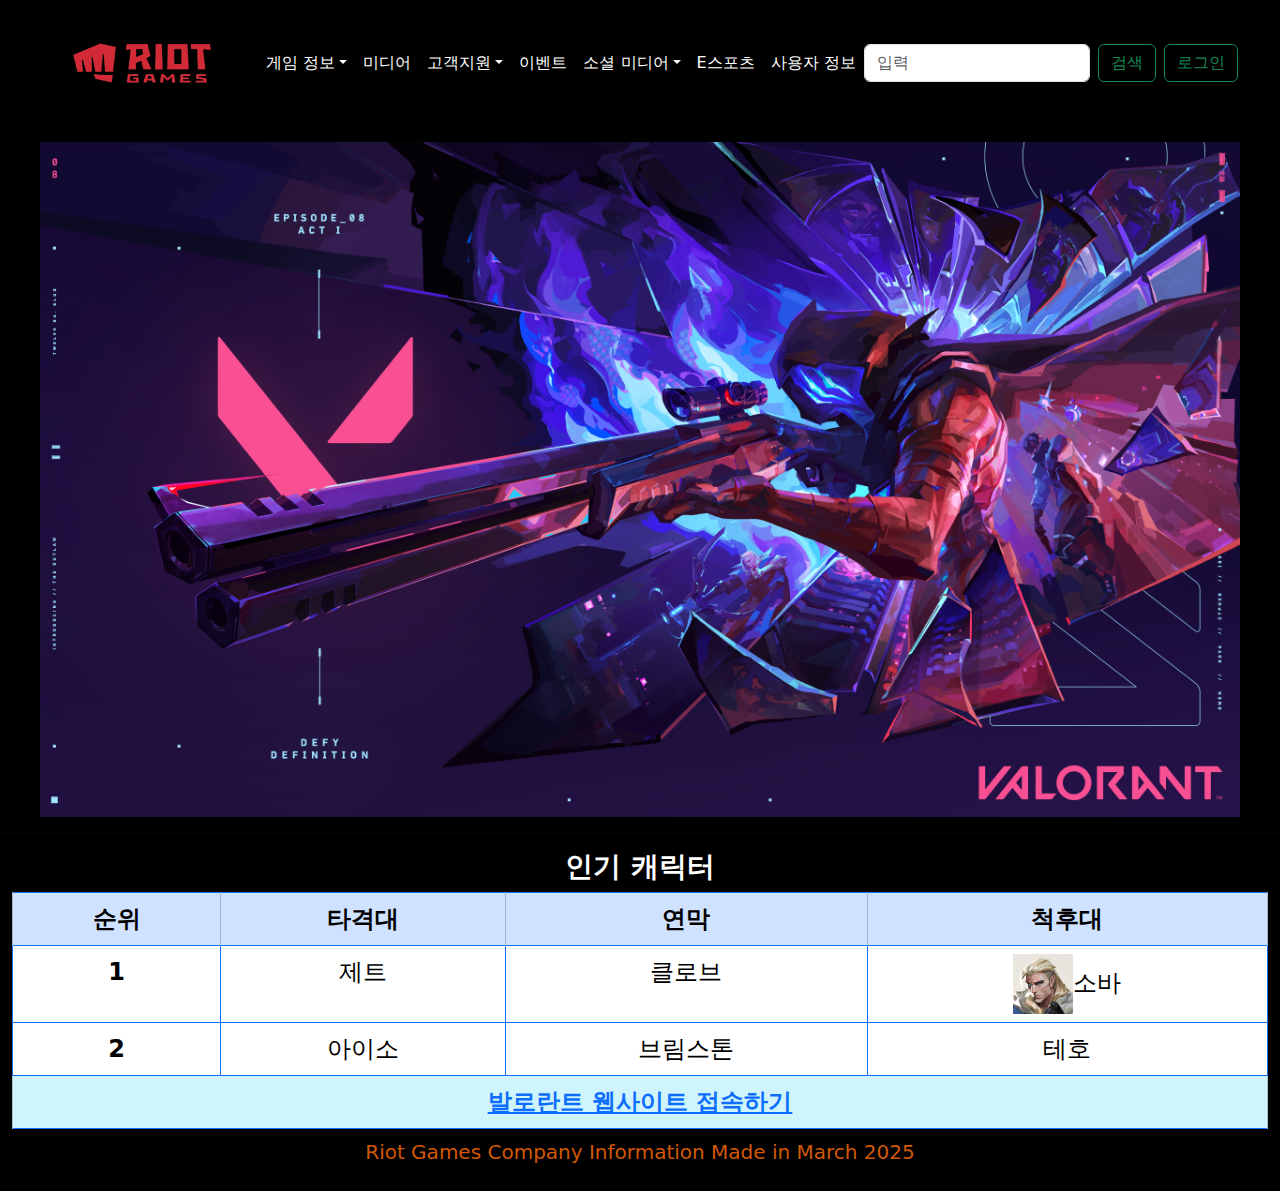
<file: index.html>
<!DOCTYPE html>
<html lang="ko">

<head>
  <meta charset="UTF-8">
  <meta name="viewport" content="width=device-width, initial-scale=1">
  <title>VALORANT GAMES</title>

  <link href="https://cdn.jsdelivr.net/npm/bootstrap@5.3.3/dist/css/bootstrap.min.css" rel="stylesheet" integrity="sha384-QWTKZyjpPEjISv5WaRU9OFeRpok6YctnYmDr5pNlyT2bRjXh0JMhjY6hW+ALEwIH" crossorigin="anonymous">
  <script defer src="https://cdn.jsdelivr.net/npm/@popperjs/core@2.11.8/dist/umd/popper.min.js" integrity="sha384-I7E8VVD/ismYTF4hNIPjVp/Zjvgyol6VFvRkX/vR+Vc4jQkC+hVqc2pM8ODewa9r" crossorigin="anonymous"></script>
  <script defer src="https://cdn.jsdelivr.net/npm/bootstrap@5.3.5/dist/js/bootstrap.min.js" integrity="sha384-VQqxDN0EQCkWoxt/0vsQvZswzTHUVOImccYmSyhJTp7kGtPed0Qcx8rK9h9YEgx+" crossorigin="anonymous"></script>

  <script type="text/javascript" src="js/basic_text.js"></script>
  <script type="text/javascript" defer src="js/search.js"></script>
  <script type="text/javascript" src="js/data_type.js"></script>
  <script type="text/javascript" defer src="js/pop_up.js"></script>

  <style>
    .dropdown:hover .dropdown-menu {
      display: block;
    }
  </style>
  
</head>

<body style="background-color: #000;" onload="pop_up();">
  <div class="container-fluid d-flex justify-content-center">
    <nav class="navbar navbar-expand-lg" style="background-color: black;">
      <div class="container-fluid">
        <a class="navbar-brand" href="https://www.riotgames.com/ko">
          <img src="../image/LOGO_RIOT.png" onmouseover="over(this)" onmouseout="out(this)" width="200" height="100" alt="Logo">
        </a>
        <button class="navbar-toggler" type="button" data-bs-toggle="collapse" data-bs-target="#navbarSupportedContent">
          <span class="navbar-toggler-icon"></span>
        </button>

        <div class="collapse navbar-collapse" id="navbarSupportedContent">
          <ul class="navbar-nav me-auto mb-2 mb-lg-0">
            <li class="nav-item dropdown">
              <a class="nav-link dropdown-toggle text-white" href="#" role="button" data-bs-toggle="dropdown">게임 정보</a>
              <ul class="dropdown-menu">
                <li><a class="dropdown-item" href="https://playvalorant.com/ko-kr/agents/">요원</a></li>
                <li><hr class="dropdown-divider"></li>
                <li><a class="dropdown-item" href="https://playvalorant.com/ko-kr/maps/">맵</a></li>
                <li><hr class="dropdown-divider"></li>
                <li><a class="dropdown-item" href="https://playvalorant.com/ko-kr/arsenal/">무기고</a></li>
                <li><hr class="dropdown-divider"></li>
                <li><a class="dropdown-item" href="https://playvalorant.com/ko-kr/news/game-updates/everything-you-need-to-know-about-premier/">프리미어</a></li>
              </ul>
              
            </li>
            <li class="nav-item"><a class="nav-link text-white" href="https://playvalorant.com/ko-kr/media/">미디어</a></li>
            <li class="nav-item dropdown">
              <a class="nav-link dropdown-toggle text-white" href="#" role="button" data-bs-toggle="dropdown">고객지원</a>
              <ul class="dropdown-menu">
                <li><a class="dropdown-item" href="https://playvalorant.com/ko-kr/specs/">사양</a></li>
                <li><hr class="dropdown-divider"></li>
                <li><a class="dropdown-item" href="https://support-valorant.riotgames.com/hc/ko">고객지원</a></li>
                <li><hr class="dropdown-divider"></li>
                <li><a class="dropdown-item" href="https://playvalorant.com/ko-kr/news/announcements/valorant-community-code/">커뮤니티 행동 수칙</a></li>
              </ul>              
            </li>
            <li class="nav-item"><a class="nav-link text-white" href="https://playvalorant.com/ko-kr/news/announcements/2506-pcb-event/" target='_blank'>이벤트</a></li>
            <li class="nav-item dropdown">
              <a class="nav-link dropdown-toggle text-white" href="#" role="button" data-bs-toggle="dropdown">소셜 미디어</a>
              <ul class="dropdown-menu">
                <li><a class="dropdown-item" href="https://www.youtube.com/channel/UC9M8GGVwPqc9ubNruArCNPg" target='_blank'>YOUTUBE</a></li>
                <li><hr class="dropdown-divider"></li>
                <li><a class="dropdown-item" href="https://www.instagram.com/valorantkr/" target='_blank'>INSTARGRAM</a></li>
                <li><hr class="dropdown-divider"></li>
                <li><a class="dropdown-item" href="https://discord.com/invite/jfxEnKVyec" target='_blank'>DISCORD</a></li>
                <li><hr class="dropdown-divider"></li>
                <li><a class="dropdown-item" href="https://x.com/valorant" target='_blank'>X</a></li>
              </ul>
            <li class="nav-item"><a class="nav-link text-white" href="https://valorantesports.com/ko-KR/" target='_blank'>E스포츠</a></li>
            <li class="nav-item"><a class="nav-link text-white" href="#">사용자 정보</a></li>
          </ul>

          <form class="d-flex align-items-center" role="search" onsubmit="return googleSearch();">
            <input class="form-control me-2" id="search_input" name="q" type="search" placeholder="입력" aria-label="Search">
            <button class="btn btn-outline-success text-nowrap" id="search_btn_msg" type="submit">검색</button>
          </form>
        </div>
        <form action="login/log_in.html" method="get" class="ms-2">
          <button type="submit" class="btn btn-outline-success">로그인</button>
        </form>
      </div>
    </nav>
  </div>

  <div class="d-flex justify-content-center mt-3">
    <a href="https://playvalorant.com/ko-kr/" target="_blank">
      <img src="../image/MAIN_VAL.png" class="img-fluid" width="1200" height="768">
    </a>
  </div>

  <hr>

  <div class="container-fluid d-flex justify-content-center">
    <h3 class="text-white fw-bold fs-3">인기 캐릭터</h3>
  </div>

  <div class="container-fluid d-flex justify-content-center">
    <table class="table table-bordered border-primary table-hover text-white text-center fs-4">
      <caption class="text-center fs-5" style="color: rgb(209, 88, 6);">
        Riot Games Company Information Made in March 2025
      </caption>
      <thead>
        <tr>
          <th class="table-primary" scope="col">순위</th>
          <th class="table-primary" scope="col">타격대</th>
          <th class="table-primary" scope="col">연막</th>
          <th class="table-primary" scope="col">척후대</th>
        </tr>
      </thead>
      <tbody>
        <tr>
          <th scope="row">1</th>
          <td>제트</td>
          <td>클로브</td>
          <td><img src="../image/FACE_SOVA_VAL.jpg" width="60" height="60">소바</td>
        </tr>
        <tr>
          <th scope="row">2</th>
          <td>아이소</td>
          <td>브림스톤</td>
          <td>테호</td>
        </tr>
        <tr>
          <td colspan="4" class="table-info text-center">
            <b><a href="https://playvalorant.com/ko-kr/" target="_blank">발로란트 웹사이트 접속하기</a></b>
          </td>
        </tr>
      </tbody>
    </table>
  </div>
</body>
</html>
</file>
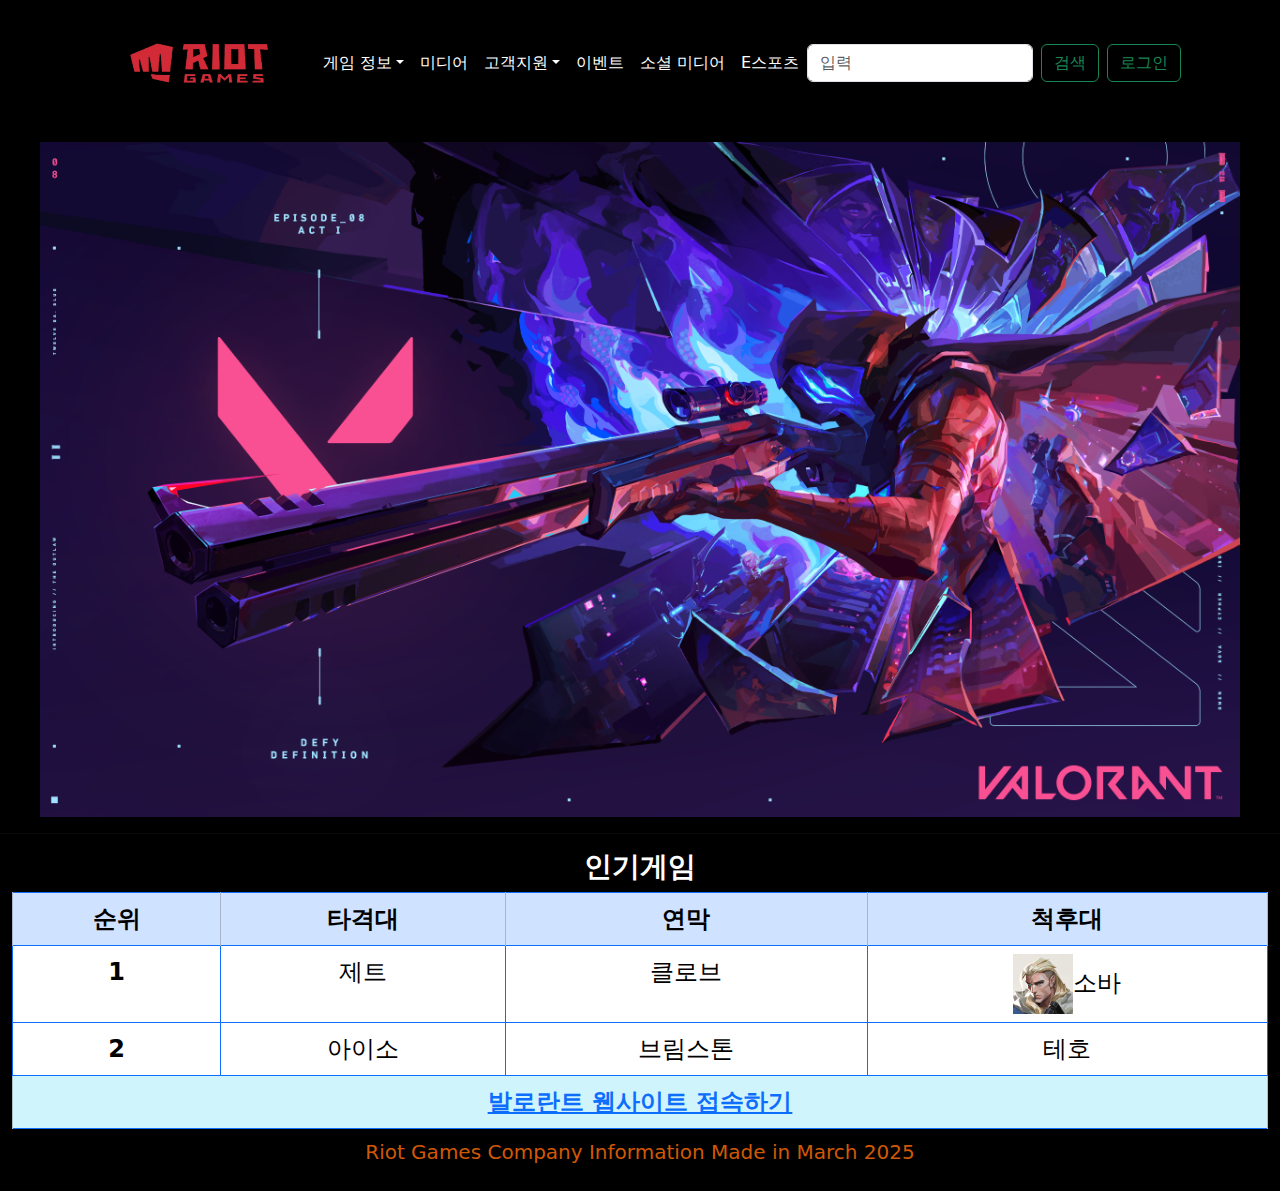
<file: index_valorant.html>
<!DOCTYPE html>
<html lang="ko">

<head>
  <meta charset="UTF-8">
  <meta name="viewport" content="width=device-width, initial-scale=1">
  <title>VALORANT GAMES</title>

  <link href="https://cdn.jsdelivr.net/npm/bootstrap@5.3.3/dist/css/bootstrap.min.css" rel="stylesheet" integrity="sha384-QWTKZyjpPEjISv5WaRU9OFeRpok6YctnYmDr5pNlyT2bRjXh0JMhjY6hW+ALEwIH" crossorigin="anonymous">
  <script defer src="https://cdn.jsdelivr.net/npm/@popperjs/core@2.11.8/dist/umd/popper.min.js" integrity="sha384-I7E8VVD/ismYTF4hNIPjVp/Zjvgyol6VFvRkX/vR+Vc4jQkC+hVqc2pM8ODewa9r" crossorigin="anonymous"></script>
  <script defer src="https://cdn.jsdelivr.net/npm/bootstrap@5.3.5/dist/js/bootstrap.min.js" integrity="sha384-VQqxDN0EQCkWoxt/0vsQvZswzTHUVOImccYmSyhJTp7kGtPed0Qcx8rK9h9YEgx+" crossorigin="anonymous"></script>

  <script type="text/javascript" src="js_1/basic_text.js"></script>
  <script type="text/javascript" defer src="js_1/search.js"></script>
  <script type="text/javascript" src="js_1/data_type.js"></script>
  <script type="text/javascript" defer src="js_1/pop_up.js"></script>

  <style>
    .dropdown:hover .dropdown-menu {
      display: block;
    }
  </style>
  
</head>

<body style="background-color: #000;" onload="pop_up();">
  <div class="container-fluid d-flex justify-content-center">
    <nav class="navbar navbar-expand-lg" style="background-color: black;">
      <div class="container-fluid">
        <a class="navbar-brand" href="https://www.riotgames.com/ko">
          <img src="image/LOGO_RIOT.png" onmouseover="over(this)" onmouseout="out(this)" width="200" height="100" alt="Logo">
        </a>
        <button class="navbar-toggler" type="button" data-bs-toggle="collapse" data-bs-target="#navbarSupportedContent">
          <span class="navbar-toggler-icon"></span>
        </button>

        <div class="collapse navbar-collapse" id="navbarSupportedContent">
          <ul class="navbar-nav me-auto mb-2 mb-lg-0">
            <li class="nav-item dropdown">
              <a class="nav-link dropdown-toggle text-white" href="#" role="button" data-bs-toggle="dropdown">게임 정보</a>
              <ul class="dropdown-menu">
                <li><a class="dropdown-item" href="https://playvalorant.com/ko-kr/agents/">요원</a></li>
                <li><hr class="dropdown-divider"></li>
                <li><a class="dropdown-item" href="https://playvalorant.com/ko-kr/maps/">맵</a></li>
                <li><hr class="dropdown-divider"></li>
                <li><a class="dropdown-item" href="https://playvalorant.com/ko-kr/arsenal/">무기고</a></li>
                <li><hr class="dropdown-divider"></li>
                <li><a class="dropdown-item" href="https://playvalorant.com/ko-kr/news/game-updates/everything-you-need-to-know-about-premier/">프리미어</a></li>
              </ul>
              
            </li>
            <li class="nav-item"><a class="nav-link text-white" href="#">미디어</a></li>
            <li class="nav-item dropdown">
              <a class="nav-link dropdown-toggle text-white" href="#" role="button" data-bs-toggle="dropdown">고객지원</a>
              <ul class="dropdown-menu">
                <li><a class="dropdown-item" href="https://playvalorant.com/ko-kr/specs/">사양</a></li>
                <li><hr class="dropdown-divider"></li>
                <li><a class="dropdown-item" href="https://support-valorant.riotgames.com/hc/ko">고객지원</a></li>
                <li><hr class="dropdown-divider"></li>
                <li><a class="dropdown-item" href="https://playvalorant.com/ko-kr/news/announcements/valorant-community-code/">커뮤니티 행동 수칙</a></li>
              </ul>              
            </li>
            <li class="nav-item"><a class="nav-link text-white" href="#">이벤트</a></li>
            <li class="nav-item"><a class="nav-link text-white" href="#">소셜 미디어</a></li>
            <li class="nav-item"><a class="nav-link text-white" href="#">E스포츠</a></li>
          </ul>

          <form class="d-flex align-items-center" role="search" onsubmit="return googleSearch();">
            <input class="form-control me-2" id="search_input" name="q" type="search" placeholder="입력" aria-label="Search">
            <button class="btn btn-outline-success text-nowrap" id="search_btn_msg" type="submit">검색</button>
          </form>
        </div>
        <form action="login_1/log_in.html" method="get" class="ms-2">
          <button type="submit" class="btn btn-outline-success">로그인</button>
        </form>
      </div>
    </nav>
  </div>

  <div class="d-flex justify-content-center mt-3">
    <a href="https://playvalorant.com/ko-kr/" target="_blank">
      <img src="image/MAIN_VAL.png" class="img-fluid" width="1200" height="768">
    </a>
  </div>

  <hr>

  <div class="container-fluid d-flex justify-content-center">
    <h3 class="text-white fw-bold fs-3">인기게임</h3>
  </div>

  <div class="container-fluid d-flex justify-content-center">
    <table class="table table-bordered border-primary table-hover text-white text-center fs-4">
      <caption class="text-center fs-5" style="color: rgb(209, 88, 6);">
        Riot Games Company Information Made in March 2025
      </caption>
      <thead>
        <tr>
          <th class="table-primary" scope="col">순위</th>
          <th class="table-primary" scope="col">타격대</th>
          <th class="table-primary" scope="col">연막</th>
          <th class="table-primary" scope="col">척후대</th>
        </tr>
      </thead>
      <tbody>
        <tr>
          <th scope="row">1</th>
          <td>제트</td>
          <td>클로브</td>
          <td><img src="image/FACE_SOVA_VAL.jpg" width="60" height="60">소바</td>
        </tr>
        <tr>
          <th scope="row">2</th>
          <td>아이소</td>
          <td>브림스톤</td>
          <td>테호</td>
        </tr>
        <tr>
          <td colspan="4" class="table-info text-center">
            <b><a href="https://playvalorant.com/ko-kr/" target="_blank">발로란트 웹사이트 접속하기</a></b>
          </td>
        </tr>
      </tbody>
    </table>
  </div>
</body>
</html>
</file>
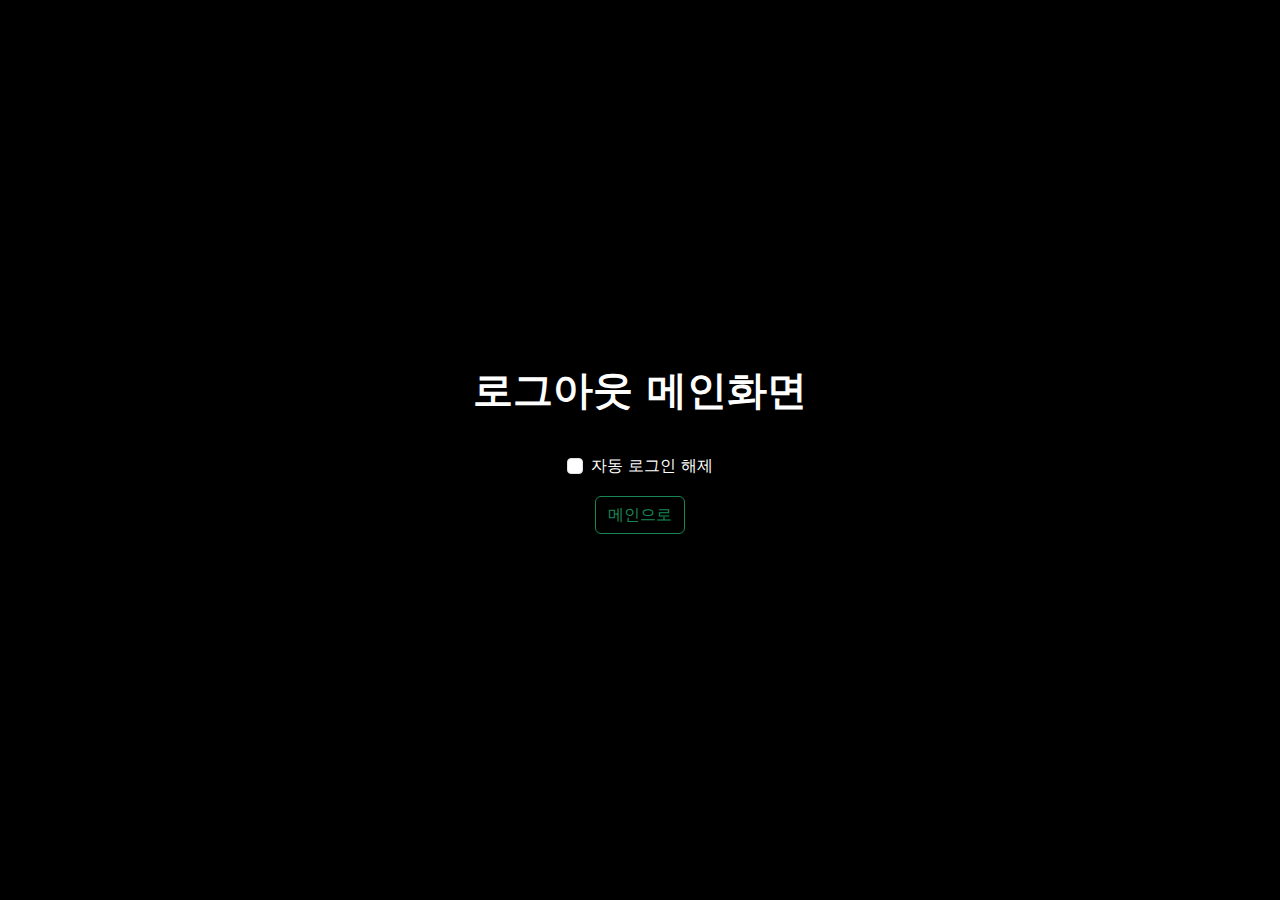
<file: login/index_logout.html>
<!DOCTYPE html>
<html lang="ko">
<head>
  <meta charset="UTF-8" />
  <meta name="viewport" content="width=device-width, initial-scale=1" />
  <title>로그아웃</title>
  <link href="https://cdn.jsdelivr.net/npm/bootstrap@5.3.3/dist/css/bootstrap.min.css" rel="stylesheet" integrity="sha384-QWTKZyjpPEjISv5WaRU9OFeRpok6YctnYmDr5pNlyT2bRjXh0JMhjY6hW+ALEwIH" crossorigin="anonymous">
  <script type="text/javascript" src="../js/session.js" defer></script>
  <script type="text/javascript" src="../js/log_in.js" defer></script>
</head>

<body style="background-color: #000;" class="text-white">
  <div class="d-flex flex-column justify-content-center align-items-center vh-100">
    <h1 class="fw-bold mb-3">로그아웃 메인화면</h1>

    <!-- 체크박스 -->
    <div class="form-check mt-4">
      <input class="form-check-input" type="checkbox" id="autoLogoutCheck">
      <label class="form-check-label" for="autoLogoutCheck">
        자동 로그인 해제
      </label>
    </div>

    <!-- 메인으로 버튼 -->
    <button onclick="logout()" class="btn btn-outline-success mt-3">메인으로</button>
  </div>
</body>
</html>
</file>
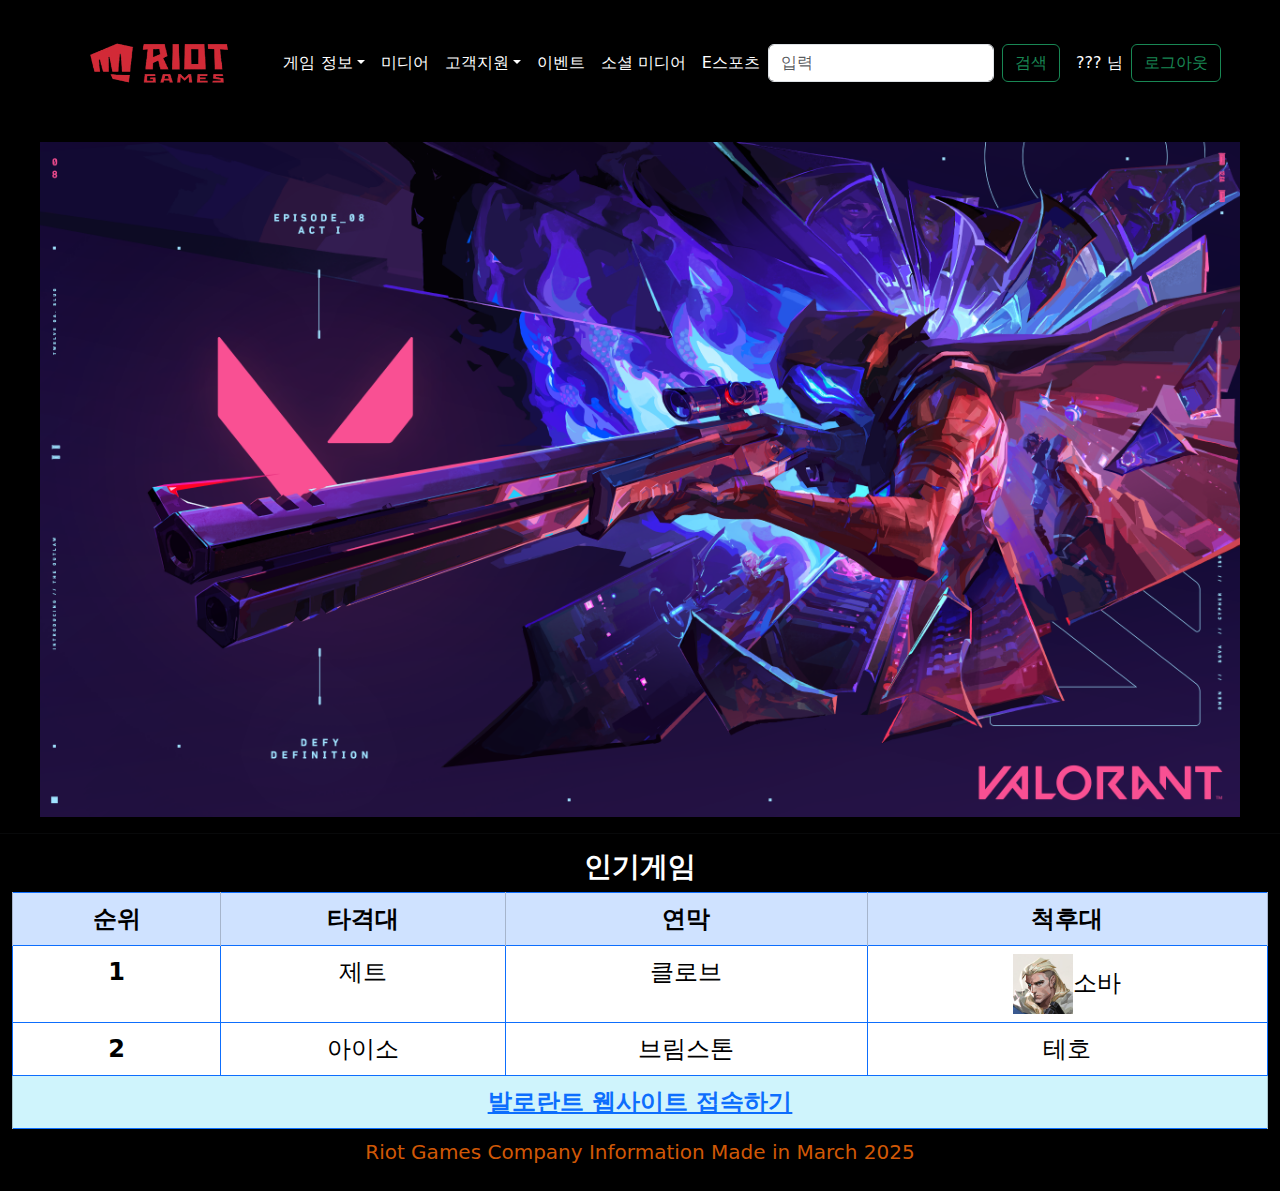
<file: login_1/index_login.html>
<!DOCTYPE html>
<html lang="ko">

<head>
  <meta charset="UTF-8">
  <meta name="viewport" content="width=device-width, initial-scale=1">
  <title>VALORANT GAMES</title>

  <link href="https://cdn.jsdelivr.net/npm/bootstrap@5.3.3/dist/css/bootstrap.min.css" rel="stylesheet" integrity="sha384-QWTKZyjpPEjISv5WaRU9OFeRpok6YctnYmDr5pNlyT2bRjXh0JMhjY6hW+ALEwIH" crossorigin="anonymous">
  <script defer src="https://cdn.jsdelivr.net/npm/@popperjs/core@2.11.8/dist/umd/popper.min.js" integrity="sha384-I7E8VVD/ismYTF4hNIPjVp/Zjvgyol6VFvRkX/vR+Vc4jQkC+hVqc2pM8ODewa9r" crossorigin="anonymous"></script>
  <script defer src="https://cdn.jsdelivr.net/npm/bootstrap@5.3.5/dist/js/bootstrap.min.js" integrity="sha384-VQqxDN0EQCkWoxt/0vsQvZswzTHUVOImccYmSyhJTp7kGtPed0Qcx8rK9h9YEgx+" crossorigin="anonymous"></script>

  <script type="text/javascript" src="../js_1/search.js" defer></script>
  <script type="text/javascript" defer src="../js_1/pop_up.js"></script>

  <style>
    .dropdown:hover .dropdown-menu {
      display: block;
    }
  </style>
</head>

<body style="background-color: #000;" onload="pop_up();">
  <div class="container-fluid d-flex justify-content-center">
    <nav class="navbar navbar-expand-lg" style="background-color: black;">
      <div class="container-fluid">
        <a class="navbar-brand" href="https://www.riotgames.com/ko">
          <img src="../image/LOGO_RIOT.png" width="200" height="100" alt="Logo">
        </a>
        <button class="navbar-toggler" type="button" data-bs-toggle="collapse" data-bs-target="#navbarSupportedContent">
          <span class="navbar-toggler-icon"></span>
        </button>

        <div class="collapse navbar-collapse" id="navbarSupportedContent">
          <ul class="navbar-nav me-auto mb-2 mb-lg-0">
            <li class="nav-item dropdown">
              <a class="nav-link dropdown-toggle text-white" href="#" role="button" data-bs-toggle="dropdown">게임 정보</a>
              <ul class="dropdown-menu">
                <li><a class="dropdown-item" href="https://playvalorant.com/ko-kr/agents/">요원</a></li>
                <li><hr class="dropdown-divider"></li>
                <li><a class="dropdown-item" href="https://playvalorant.com/ko-kr/maps/">맵</a></li>
                <li><hr class="dropdown-divider"></li>
                <li><a class="dropdown-item" href="https://playvalorant.com/ko-kr/arsenal/">무기고</a></li>
                <li><hr class="dropdown-divider"></li>
                <li><a class="dropdown-item" href="https://playvalorant.com/ko-kr/news/game-updates/everything-you-need-to-know-about-premier/">프리미어</a></li>
              </ul>
              
            </li>
            <li class="nav-item"><a class="nav-link text-white" href="#">미디어</a></li>
            <li class="nav-item dropdown">
              <a class="nav-link dropdown-toggle text-white" href="#" role="button" data-bs-toggle="dropdown">고객지원</a>
              <ul class="dropdown-menu">
                <li><a class="dropdown-item" href="https://playvalorant.com/ko-kr/specs/">사양</a></li>
                <li><hr class="dropdown-divider"></li>
                <li><a class="dropdown-item" href="https://support-valorant.riotgames.com/hc/ko">고객지원</a></li>
                <li><hr class="dropdown-divider"></li>
                <li><a class="dropdown-item" href="https://playvalorant.com/ko-kr/news/announcements/valorant-community-code/">커뮤니티 행동 수칙</a></li>
              </ul>
              
            </li>
            <li class="nav-item"><a class="nav-link text-white" href="#">이벤트</a></li>
            <li class="nav-item"><a class="nav-link text-white" href="#">소셜 미디어</a></li>
            <li class="nav-item"><a class="nav-link text-white" href="#">E스포츠</a></li>
          </ul>

          <form class="d-flex align-items-center" role="search" onsubmit="return googleSearch();">
            <input class="form-control me-2" id="search_input" name="q" type="search" placeholder="입력" aria-label="Search">
            <button class="btn btn-outline-success text-nowrap" id="search_btn_msg" type="submit">검색</button>
          </form>
          <span class="text-white ms-3">??? 님</span>
          <form action="index_logout.html" method="get" class="ms-2">
            <button type="submit" class="btn btn-outline-success" id="logout_btn">로그아웃</button>
          </form>
        </div>
      </div>
    </nav>
  </div>

  <div class="d-flex justify-content-center mt-3">
    <a href="https://playvalorant.com/ko-kr/" target="_blank">
      <img src="../image/MAIN_VAL.png" class="img-fluid" width="1200" height="768">
    </a>
  </div>

  <hr>

  <div class="container-fluid d-flex justify-content-center">
    <h3 class="text-white fw-bold fs-3">인기게임</h3>
  </div>

  <div class="container-fluid d-flex justify-content-center">
    <table class="table table-bordered border-primary table-hover text-white text-center fs-4">
      <caption class="text-center fs-5" style="color: rgb(209, 88, 6);">
        Riot Games Company Information Made in March 2025
      </caption>
      <thead>
        <tr>
          <th class="table-primary" scope="col">순위</th>
          <th class="table-primary" scope="col">타격대</th>
          <th class="table-primary" scope="col">연막</th>
          <th class="table-primary" scope="col">척후대</th>
        </tr>
      </thead>
      <tbody>
        <tr>
          <th scope="row">1</th>
          <td>제트</td>
          <td>클로브</td>
          <td><img src="../image/FACE_SOVA_VAL.jpg" width="60" height="60">소바</td>
        </tr>
        <tr>
          <th scope="row">2</th>
          <td>아이소</td>
          <td>브림스톤</td>
          <td>테호</td>
        </tr>
        <tr>
          <td colspan="4" class="table-info text-center">
            <b><a href="https://playvalorant.com/ko-kr/" target="_blank">발로란트 웹사이트 접속하기</a></b>
          </td>
        </tr>
      </tbody>
    </table>
  </div>
</body>
</html>
</file>
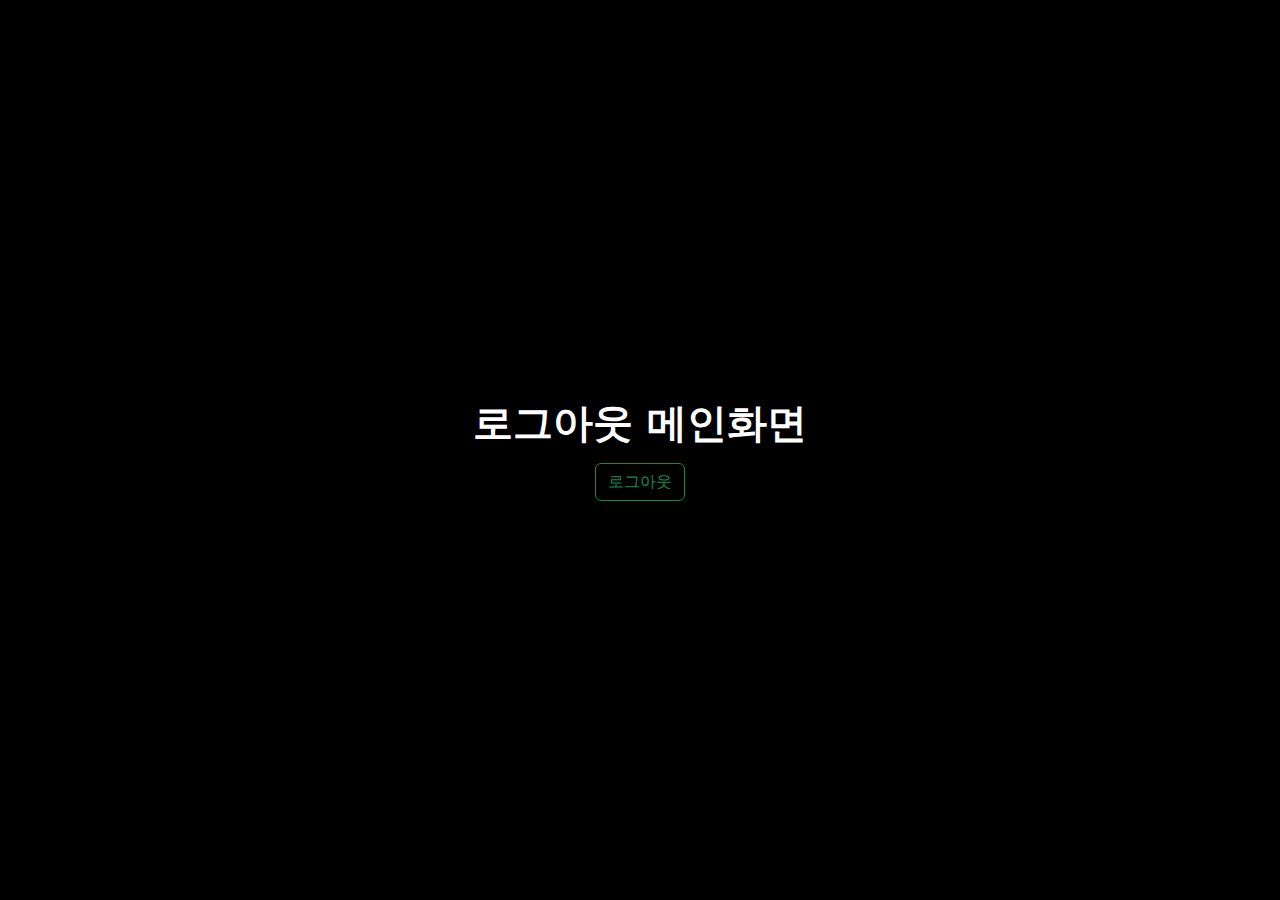
<file: login_1/index_logout.html>
<!DOCTYPE html>
<html lang="ko">
<head>
  <meta charset="UTF-8" />
  <meta name="viewport" content="width=device-width, initial-scale=1" />
  <title>로그아웃</title>
  <link href="https://cdn.jsdelivr.net/npm/bootstrap@5.3.3/dist/css/bootstrap.min.css" rel="stylesheet" integrity="sha384-QWTKZyjpPEjISv5WaRU9OFeRpok6YctnYmDr5pNlyT2bRjXh0JMhjY6hW+ALEwIH" crossorigin="anonymous">
</head>

<body style="background-color: #000;" class="text-white">
  <div class="d-flex flex-column justify-content-center align-items-center vh-100">
    <h1 class="fw-bold mb-3">로그아웃 메인화면</h1>

    <form action="../index_valorant.html" method="get">
      <button type="submit" class="btn btn-outline-success">로그아웃</button>
    </form>
  </div>
</body>
</html>
</file>
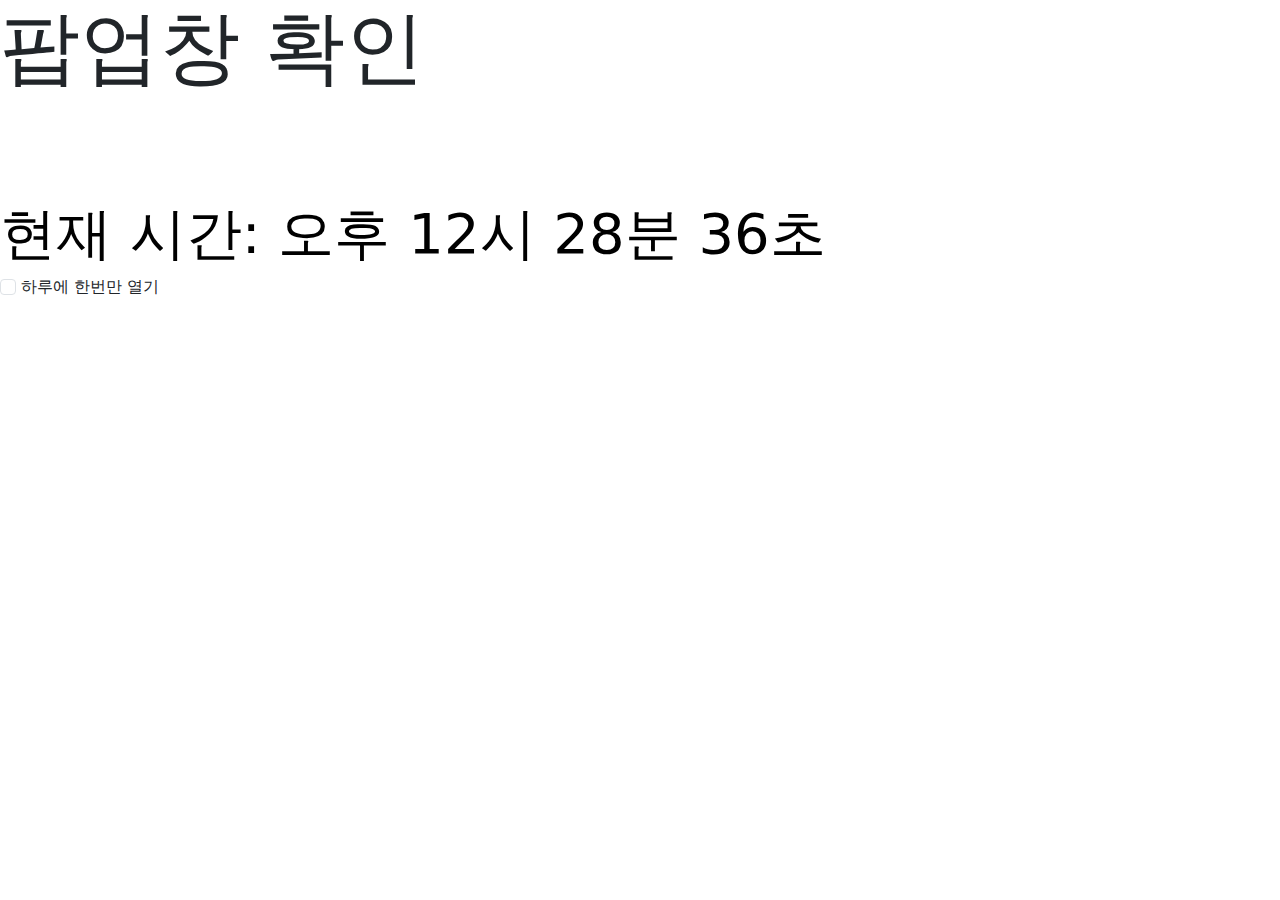
<file: popup/popup.html>
<!DOCTYPE html>
<html lang="ko">
<head>
  <meta charset="UTF-8">
  <title>팝업창 테스트</title>
  <meta name="viewport" content="width=device-width, initial-scale=1">

  <script type="text/javascript" defer src="../js/pop.js"></script>

  <link href="https://cdn.jsdelivr.net/npm/bootstrap@5.3.5/dist/css/bootstrap.min.css" rel="stylesheet">
  <script src="https://cdn.jsdelivr.net/npm/bootstrap@5.3.5/dist/js/bootstrap.bundle.min.js"></script>
</head>
<body onload="show_clock();">
  <h1 class="display-1">팝업창 확인<br><br></h1>
  <h1 class="display-4"><div id="divClock" class="clock"></div></h1>
  <input class="form-check-input" type="checkbox" id="check_popup" onclick="closePopup();">
  <label class="form-check-label" for="check_popup">하루에 한번만 열기</label>
</body>
</html>
</file>
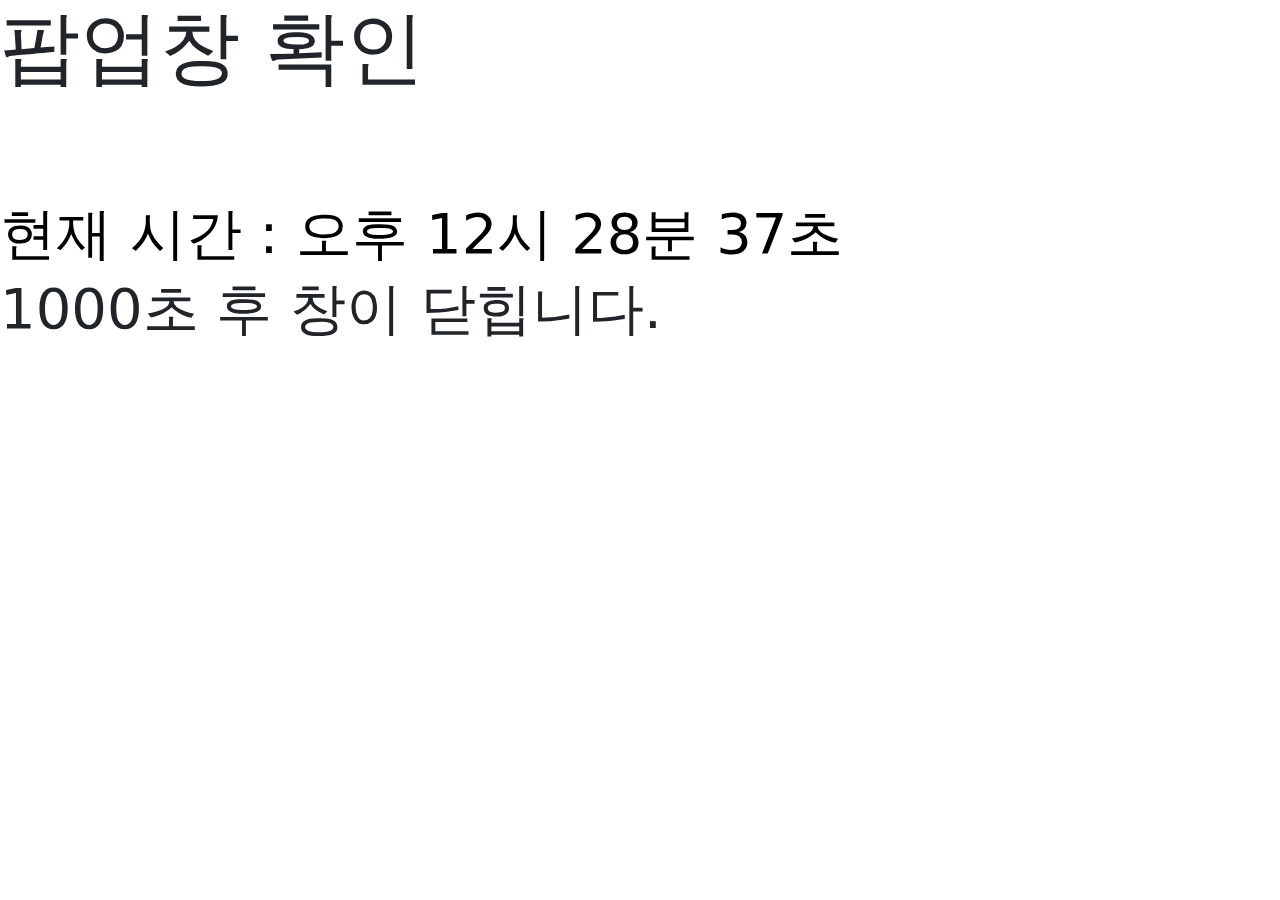
<file: popup_1/popup_1.html>
<!DOCTYPE html>
<html>
    <head>
        <meta charset="UTF-8">
        <meta name="viewport" content="width=device-width, initial-scale=1">
        <title>팝업창 테스트</title>
        <link href="https://cdn.jsdelivr.net/npm/bootstrap@5.3.3/dist/css/bootstrap.min.css" rel="stylesheet" integrity="sha384-QWTKZyjpPEjISv5WaRU9OFeRpok6YctnYmDr5pNlyT2bRjXh0JMhjY6hW+ALEwIH" crossorigin="anonymous">
        <script type="text/javascript" src="../js_1/pop_up.js" defer></script>
        <script type="text/javascript" src="../js_1/pop_up_close.js" defer></script>
    </head>
    <body onload="show_clock();">

        <h1 class="display-1"><i class="bi bi-alarm"></i> 팝업창 확인<br><br></h1>
        <h1 class="display-4"><div id="divClock" class="clock"></div></h1>

        <h1 class="display-4"><div id="Time" class="clock"></div></h1>
</body>
</html>
</file>
